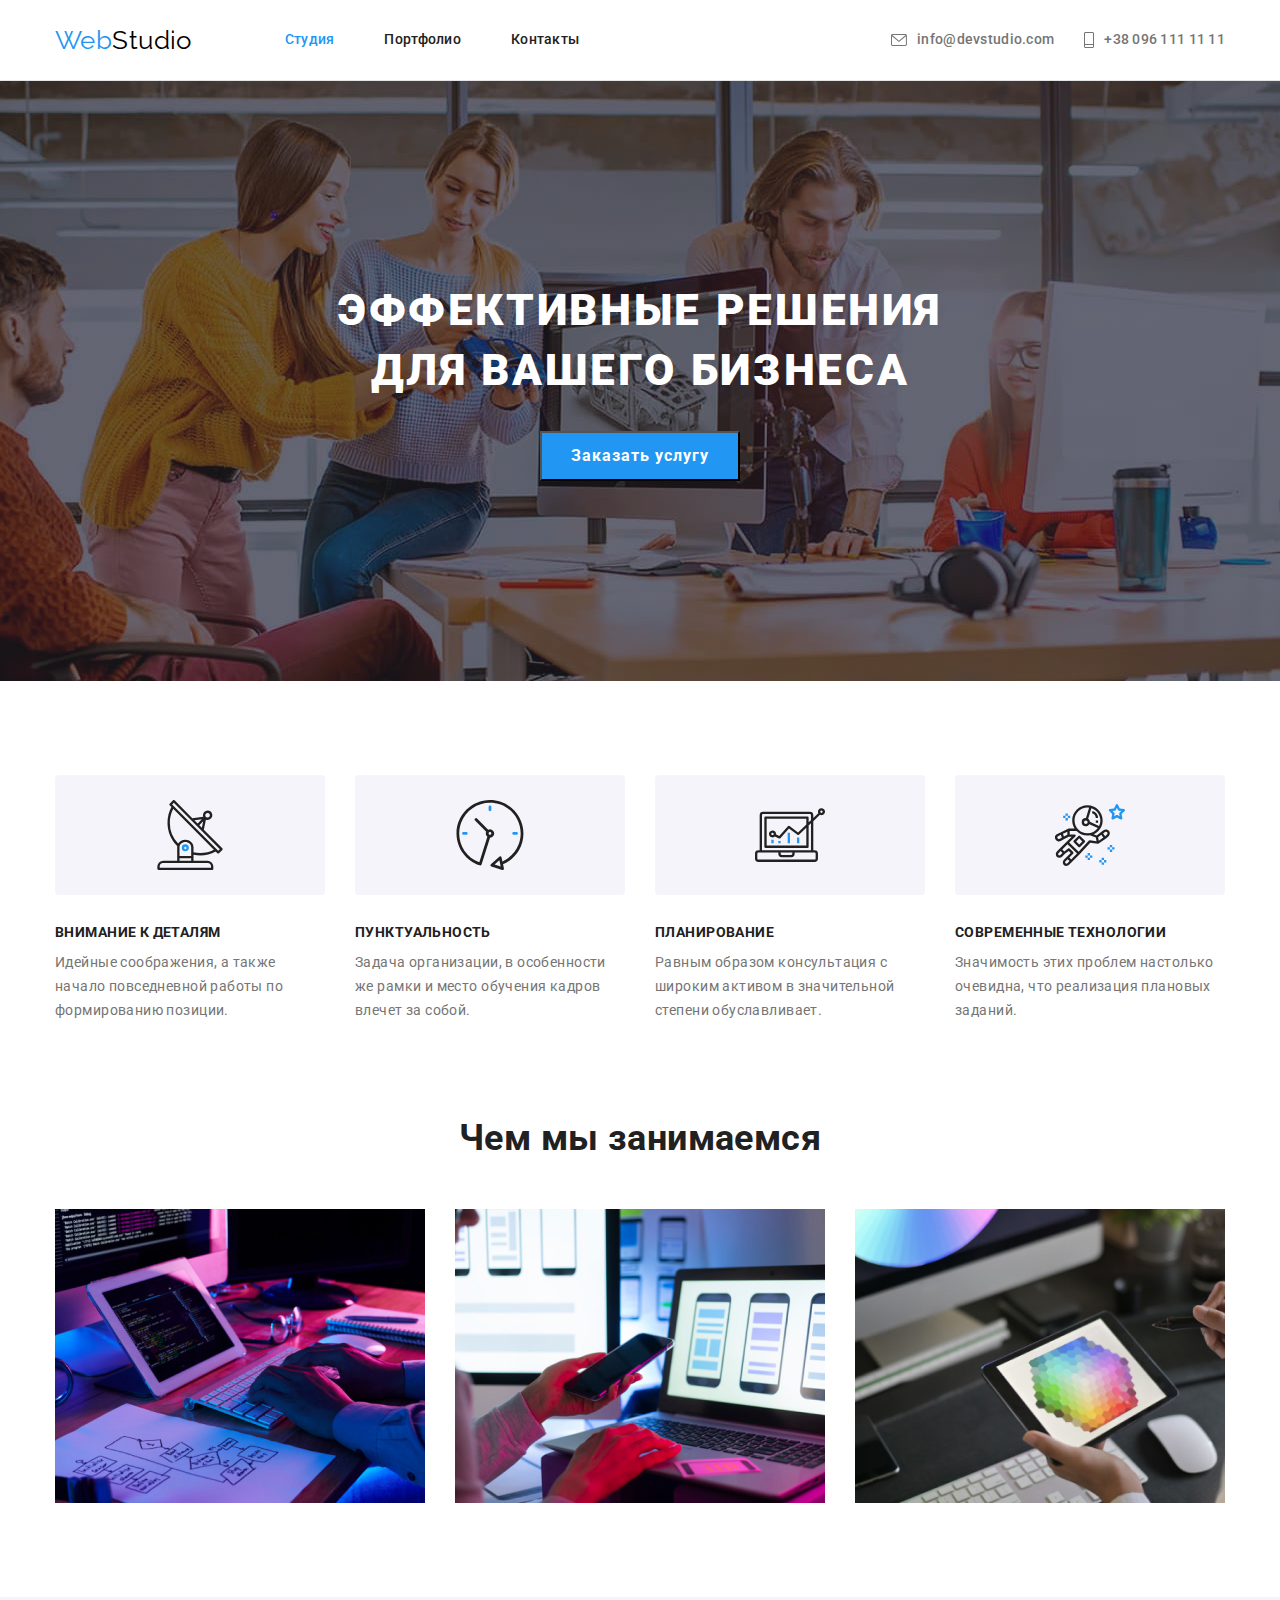
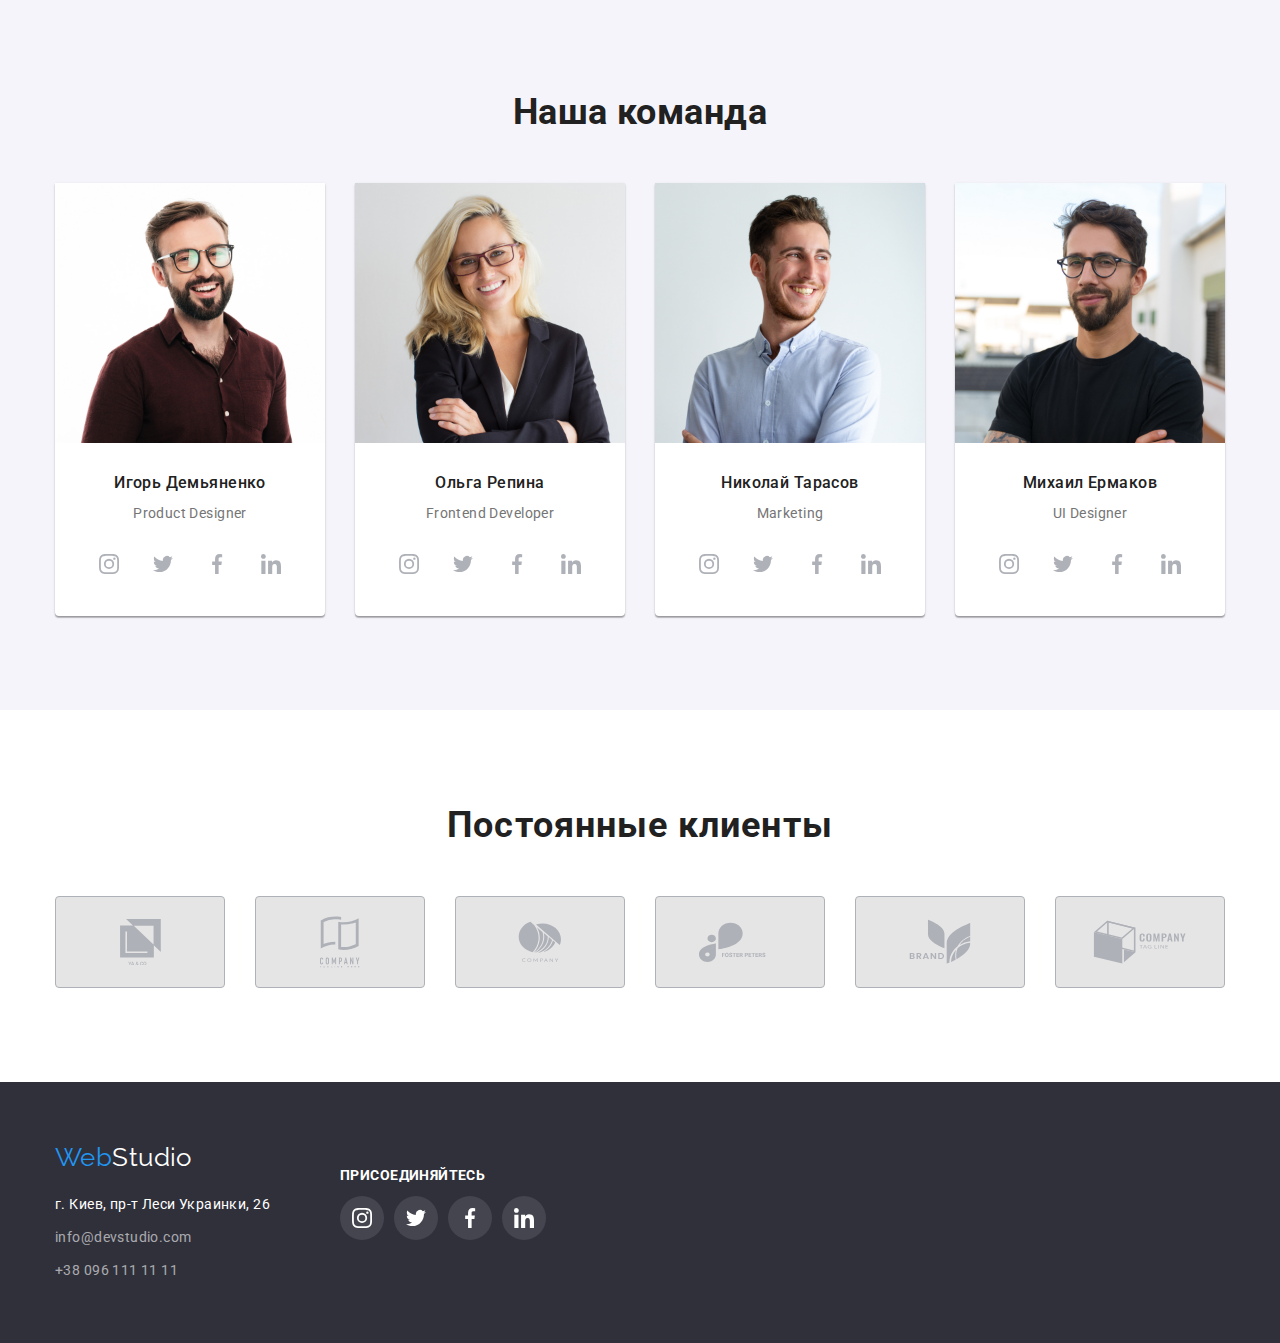
<file: index.html>
<!DOCTYPE html>
<html lang="ru">
<head>
    <meta charset="UTF-8">
    <meta http-equiv="X-UA-Compatible" content="IE=edge">
    <meta name="viewport" content="width=device-width, initial-scale=1.0">
    <title>Document</title>
    <link href="https://fonts.googleapis.com/css2?family=Raleway:wght@700&family=Roboto:wght@400;500;700;900&display=swap" rel="stylesheet">
    <link rel="stylesheet" href="https://cdnjs.cloudflare.com/ajax/libs/modern-normalize/1.1.0/modern-normalize.min.css">
    <link rel="stylesheet" href="./css/styles.css">
</head>
<body>
    <header class="header">
        <div class="mail-nav"> 
            <nav class="conteiner-nav">
                <a href="" class="logo-header">Web<span class="logo-studio">Studio</span></a>
                <ul class="site-nav list">
                    <li class="item"><a href="" class="link current">Студия</a></li>
                    <li class="item"><a href="./portfolio.html" class="link">Портфолио</a></li>
                    <li class="item"><a href="" class="link">Контакты</a></li>
                </ul>
            </nav>
            <div class="contriner-auth">
                <ul class="auth-nav list">
                    <li class="item icon-envelope">
                        <a href="mailto:info@devstudio.com" class="socials">info@devstudio.com
                            <svg class="item-svg" width="16px" heught="12px">
                                <use href="./images/symbol-defs.svg#envelope"></use>
                            </svg>
                        </a>
                    </li>
                    <li class="item icon-vector">
                        <a href="tel:+380961111111" class="socials">+38 096 111 11 11
                            <svg class="item-svg" width="10px" heught="16px">
                                <use href="./images/symbol-defs.svg#vector"></use>
                            </svg>
                        </a>
                    </li>
                </ul>
            </div>
        </div>
    </header>
    <main>
        <!--Шапка-->
        <div class="overlay">
            <div class="hero">
                <h1 class="hero-title">Эффективные решения для вашего бизнеса</h1>
                <button class="button">Заказать услугу</button>
            </div>
        </div>
        <!--Особенности-->
        <section class="section">
            <div class="conteiner">
               <!--<h2 class="section-title">Особенности</h2>--> 
                <ul class="features list">
                    <li class="list icon-antenna">
                        <div class="rectangle">
                            <svg class="rectangle-svg">
                                <use href="./images/symbol-defs.svg#antenna"></use>
                            </svg>
                        </div>
                        <h3 class="title-features">ВНИМАНИЕ К ДЕТАЛЯМ</h3>
                        <p class="paragraf">Идейные соображения, а также начало повседневной работы по формированию позиции.</p>
                    </li>
                    <li class="list icon-clock">
                        <div class="rectangle">
                            <svg class="rectangle-svg">
                                <use href="./images/symbol-defs.svg#clock"></use>
                            </svg>
                        </div>
                        <h3 class="title-features">ПУНКТУАЛЬНОСТЬ</h3>
                        <p class="paragraf">Задача организации, в особенности же рамки и место обучения кадров влечет за собой.</p>
                    </li>
                    <li class="list icon-diagram">
                        <div class="rectangle">
                            <svg class="rectangle-svg">
                                <use href="./images/symbol-defs.svg#diagram"></use>
                            </svg>
                        </div>
                        <h3 class="title-features">ПЛАНИРОВАНИЕ</h3>
                        <p class="paragraf">Равным образом консультация с широким активом в значительной степени обуславливает.</p>
                    </li>
                    <li class="list icon-astronaut">
                        <div class="rectangle">
                            <svg class="rectangle-svg">
                                <use href="./images/symbol-defs.svg#astronaut"></use>
                            </svg>
                        </div>
                        <h3 class="title-features">СОВРЕМЕННЫЕ ТЕХНОЛОГИИ</h3>
                        <p class="paragraf">Значимость этих проблем настолько очевидна, что реализация плановых заданий.</p>
                    </li>
                </ul>
            </div>
        </section>
        <!--Чем мы занимаемся-->
        <section class="section-study">
            <div class="conteiner">
                <h2 class="section-title">Чем мы занимаемся</h2>
                <ul class="section-list list">
                    <li class="list">
                        <a href=""><img class="picture" src="./images/box-1.jpg" alt="работа на компьютере" width="370" height="294"></a>
                    </li>
                    <li class="list">
                        <a href=""><img class="picture" src="./images/box-2.jpg" alt="работа на телефоне" width="370" height="294"></a>
                    </li>
                    <li class="list">
                        <a href=""><img class="picture" src="./images/box-3.jpg" alt="работа на планшете" width="370" height="294"></a>
                    </li>
                </ul>
            </div>
        </section>
        <!--Наша команда-->
        <section class="team">
            <div class="conteiner">
                <h2 class="team-title">Наша команда</h2>
            <ul class="team-list list">
                <li class="list">
                    <img class="picture" src="./images/team-card-1.jpg" alt="Игорь Демьяненко" width="270" height="260">
                    <div class="info">
                        <h3 class="subtitle">Игорь Демьяненко</h3>
                        <p class="job" lang="en">Product Designer</p>
                        <ul class="network list">
                            <li class="network-item">
                                <a href="" class="network-link" aria-label="instagram">
                                    <svg class="network-icon">
                                        <use href="./images/symbol-defs.svg#instagram"></use>
                                    </svg>
                                </a>
                            </li>
                            <li class="network-item">
                                <a href="" class="network-link" aria-label="twitter">
                                    <svg class="network-icon">
                                        <use href="./images/symbol-defs.svg#twitter"></use>
                                    </svg>
                                </a>
                            </li>
                            <li class="network-item">
                                <a href="" class="network-link" aria-label="facebook">
                                    <svg class="network-icon">
                                        <use href="./images/symbol-defs.svg#facebook"></use>
                                    </svg>
                                </a>
                            </li>
                            <li class="network-item">
                                <a href="" class="network-link" aria-label="linkedin">
                                    <svg class="network-icon">
                                        <use href="./images/symbol-defs.svg#linkedin"></use>
                                    </svg>
                                </a>
                            </li>
                        </ul> 
                    </div>
                </li>
                <li class="list">
                    <img class="picture" src="./images/team-card-2.jpg" alt="Ольга Репина" width="270" height="260">
                    <div class="info">
                        <h3 class="subtitle">Ольга Репина</h3>
                        <p class="job" lang="en">Frontend Developer</p>
                        <ul class="network list">
                            <li class="network-item">
                                <a href="" class="network-link" aria-label="instagram">
                                    <svg class="network-icon">
                                        <use href="./images/symbol-defs.svg#instagram"></use>
                                    </svg>
                                </a>
                            </li>
                            <li class="network-item">
                                <a href="" class="network-link" aria-label="twitter">
                                    <svg class="network-icon">
                                        <use href="./images/symbol-defs.svg#twitter"></use>
                                    </svg>
                                </a>
                            </li>
                            <li class="network-item">
                                <a href="" class="network-link" aria-label="facebook">
                                    <svg class="network-icon">
                                        <use href="./images/symbol-defs.svg#facebook"></use>
                                    </svg>
                                </a>
                            </li>
                            <li class="network-item">
                                <a href="" class="network-link" aria-label="linkedin">
                                    <svg class="network-icon">
                                        <use href="./images/symbol-defs.svg#linkedin"></use>
                                    </svg>
                                </a>
                            </li>
                        </ul> 
                    </div>
                </li>
                <li class="list">
                    <img class="picture" src="./images/team-card-3.jpg" alt="Николай Тарасов" width="270" height="260">
                    <div class="info">
                        <h3 class="subtitle">Николай Тарасов</h3>
                        <p class="job" lang="en">Marketing</p>
                        <ul class="network list">
                            <li class="network-item">
                                <a href="" class="network-link" aria-label="instagram">
                                    <svg class="network-icon">
                                        <use href="./images/symbol-defs.svg#instagram"></use>
                                    </svg>
                                </a>
                            </li>
                            <li class="network-item">
                                <a href="" class="network-link" aria-label="twitter">
                                    <svg class="network-icon">
                                        <use href="./images/symbol-defs.svg#twitter"></use>
                                    </svg>
                                </a>
                            </li>
                            <li class="network-item">
                                <a href="" class="network-link" aria-label="facebook">
                                    <svg class="network-icon">
                                        <use href="./images/symbol-defs.svg#facebook"></use>
                                    </svg>
                                </a>
                            </li>
                            <li class="network-item">
                                <a href="" class="network-link" aria-label="linkedin">
                                    <svg class="network-icon">
                                        <use href="./images/symbol-defs.svg#linkedin"></use>
                                    </svg>
                                </a>
                            </li>
                        </ul>  
                    </div>
                </li>
                <li class="list">
                    <img class="picture" src="./images/team-card-4.jpg" alt="Михаил Ермаков" width="270" height="260">
                    <div class="info">
                        <h3 class="subtitle">Михаил Ермаков</h3>
                        <p class="job" lang="en">UI Designer</p>
                        <ul class="network list">
                            <li class="network-item">
                                <a href="" class="network-link" aria-label="instagram">
                                    <svg class="network-icon">
                                        <use href="./images/symbol-defs.svg#instagram"></use>
                                    </svg>
                                </a>
                            </li>
                            <li class="network-item">
                                <a href="" class="network-link" aria-label="twitter">
                                    <svg class="network-icon">
                                        <use href="./images/symbol-defs.svg#twitter"></use>
                                    </svg>
                                </a>
                            </li>
                            <li class="network-item">
                                <a href="" class="network-link" aria-label="facebook">
                                    <svg class="network-icon">
                                        <use href="./images/symbol-defs.svg#facebook"></use>
                                    </svg>
                                </a>
                            </li>
                            <li class="network-item">
                                <a href="" class="network-link" aria-label="linkedin">
                                    <svg class="network-icon">
                                        <use href="./images/symbol-defs.svg#linkedin"></use>
                                    </svg>
                                </a>
                            </li>
                        </ul> 
                    </div>
                </li>
            </ul>
            </div>
        </section>
        <!--Постоянные клиенты-->
        <section class="client">
            <div class="conteiner">
                <h2 class="client-title">Постоянные клиенты</h2>
            <ul class="client-list list">
                <li class="client-item">
                    <a href="" class="client-link" aria-label="group-1">
                        <svg class="client-icon group-1">
                            <use href="./images/symbol-defs.svg#group-1"></use>
                        </svg>
                    </a>
                </li>
                <li class="client-item">
                    <a href="" class="client-link" aria-label="group-2">
                        <svg class="client-icon group-2">
                            <use href="./images/symbol-defs.svg#group-2"></use>
                        </svg>
                    </a>
                </li>
                <li class="client-item">
                    <a href="" class="client-link" aria-label="group-3">
                        <svg class="client-icon group-3">
                            <use href="./images/symbol-defs.svg#group-3"></use>
                        </svg>
                    </a>
                </li>
                <li class="client-item">
                    <a href="" class="client-link" aria-label="group-4">
                        <svg class="client-icon group-4">
                            <use href="./images/symbol-defs.svg#group-4"></use>
                        </svg>
                    </a>
                </li>
                <li class="client-item">
                    <a href="" class="client-link" aria-label="group-5">
                        <svg class="client-icon group-5">
                            <use href="./images/symbol-defs.svg#group-5"></use>
                        </svg>
                    </a>
                </li>
                <li class="client-item">
                    <a href="" class="client-link" aria-label="group-6">
                        <svg class="client-icon group-6">
                            <use href="./images/symbol-defs.svg#group-6"></use>
                        </svg>
                    </a>
                </li>
            </ul>
            </div>
        </section>
    </main>
    <footer class="footer">
        <div class="basement">
            <div class="basement-conteiner">
                <a href="" class="logo-footer">Web<span class="logo-studio">Studio</span></a>
            <address class="address">
                <p class="footer-address">г. Киев, пр-т Леси Украинки, 26</p> <br/>
                <ul class="mobile list">
                    <li class="mobile-list">
                        <a href="mailto:info@devstudio.com" class="footer-socials">info@devstudio.com</a> <br/>
                    </li>
                    <li class="mobile-list">
                        <a href="tel:+380961111111" class="footer-socials">+38 096 111 11 11</a>
                    </li>
                </ul>
            </address>
            </div>
            <div class="basement-social">
                <h2 class="social-title">ПРИСОЕДИНЯЙТЕСЬ</h2>
                <ul class="social-list list">
                    <li class="social-item">
                        <a href="" class="social-link" aria-label="instagram">
                            <svg class="social-icon">
                                <use href="./images/symbol-defs.svg#instagram"></use>
                            </svg>
                        </a>
                    </li>
                    <li class="social-item">
                        <a href="" class="social-link" aria-label="twitter">
                            <svg class="social-icon">
                                <use href="./images/symbol-defs.svg#twitter"></use>
                            </svg>
                        </a>
                    </li>
                    <li class="social-item">
                        <a href="" class="social-link" aria-label="facebook">
                            <svg class="social-icon">
                                <use href="./images/symbol-defs.svg#facebook"></use>
                            </svg>
                        </a>
                    </li>
                    <li class="social-item">
                        <a href="" class="social-link" aria-label="linkedin">
                            <svg class="social-icon">
                                <use href="./images/symbol-defs.svg#linkedin"></use>
                            </svg>
                        </a>
                    </li>
                </ul>
            </div>
        </div>
    </footer>  
</body>
</html>
</file>
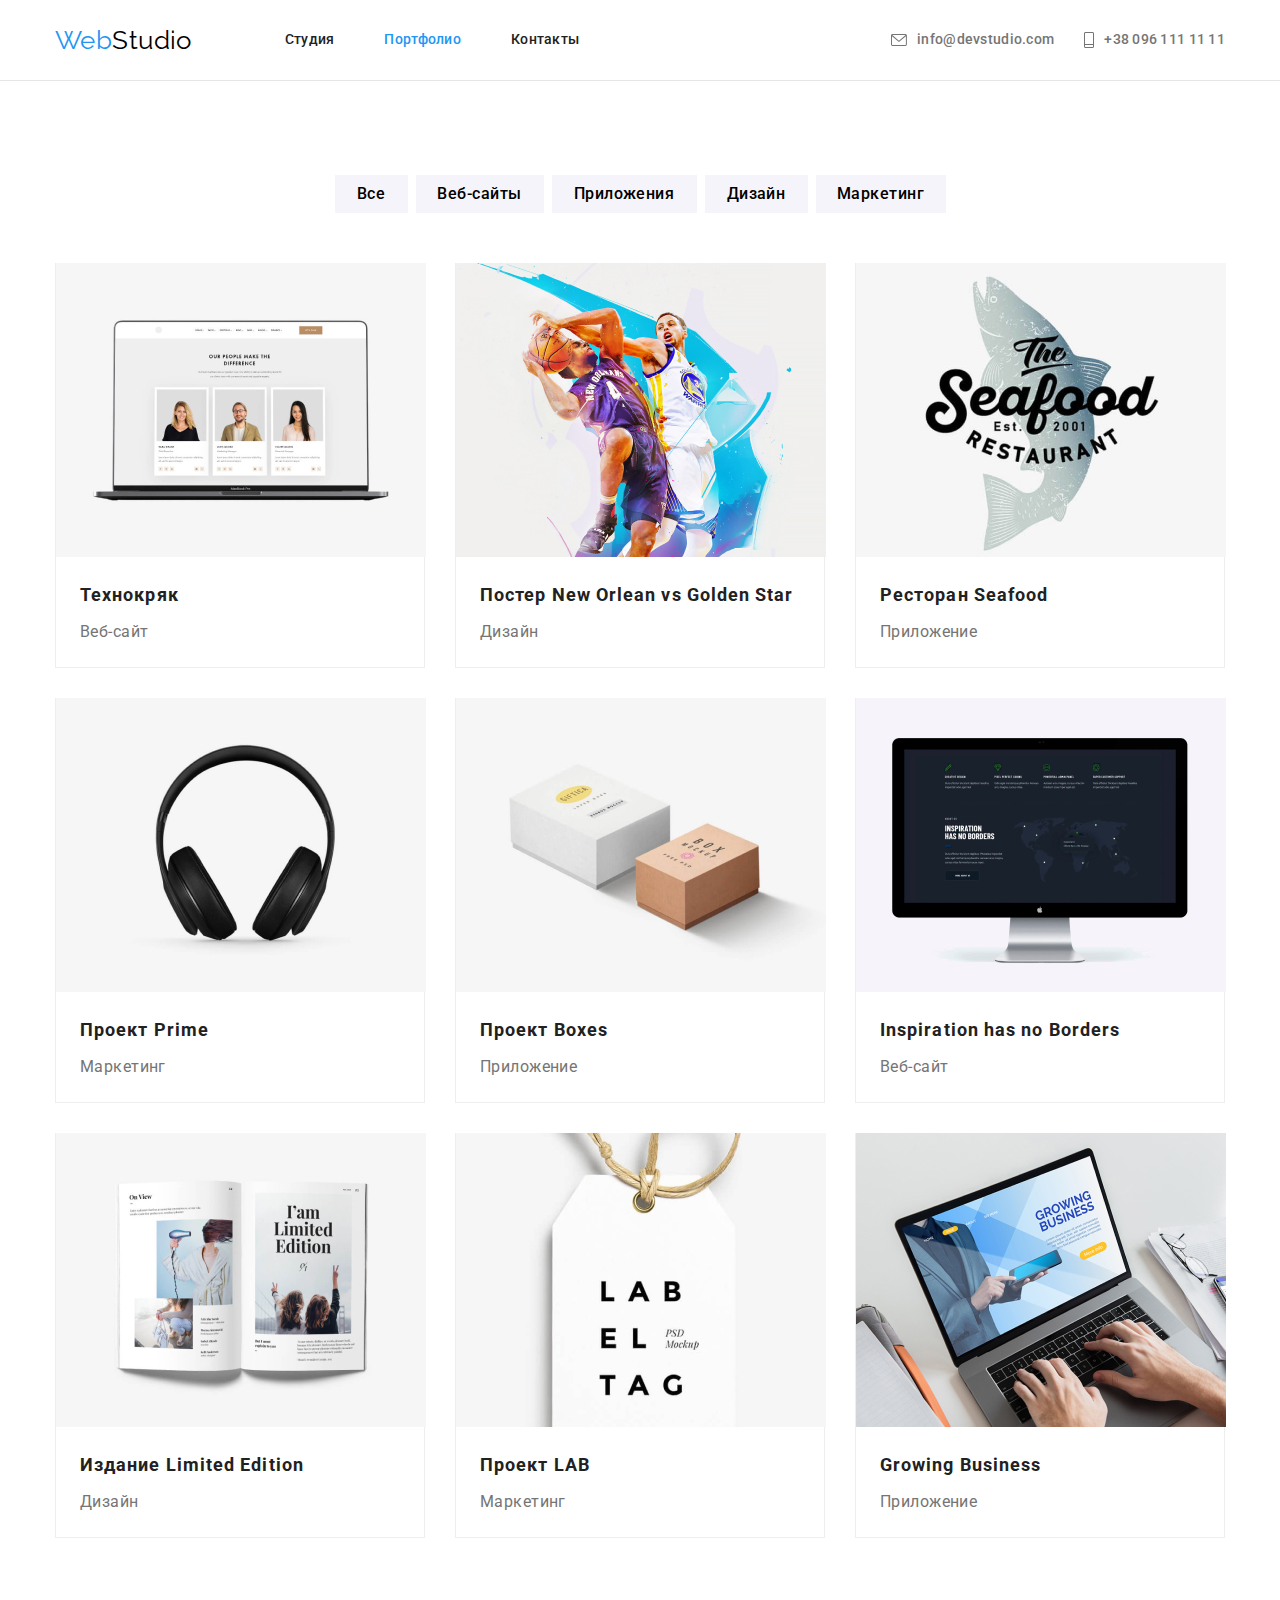
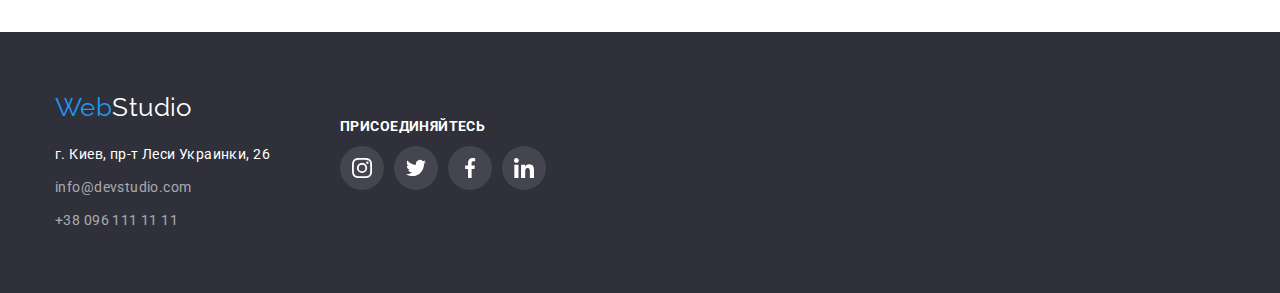
<file: portfolio.html>
<!DOCTYPE html>
<html lang="ru">
<head>
    <meta charset="UTF-8">
    <meta http-equiv="X-UA-Compatible" content="IE=edge">
    <meta name="viewport" content="width=device-width, initial-scale=1.0">
    <title>Document</title>
    <link href="https://fonts.googleapis.com/css2?family=Raleway:wght@700&family=Roboto:wght@400;500;700;900&display=swap" rel="stylesheet">
    <link rel="stylesheet" href="https://cdnjs.cloudflare.com/ajax/libs/modern-normalize/1.1.0/modern-normalize.min.css">
    <link rel="stylesheet" href="./css/styles.css">
</head>
<body>
    <header class="header">
        <div class="mail-nav"> 
            <nav class="conteiner-nav">
                <a href="" class="logo-header">Web<span class="logo-studio">Studio</span></a>
                <ul class="site-nav list">
                    <li class="item"><a href="./index.html" class="link">Студия</a></li>
                    <li class="item"><a href="" class="link current">Портфолио</a></li>
                    <li class="item"><a href="./index.html" class="link">Контакты</a></li>
                </ul>
            </nav>
            <div class="contriner-auth">
                <ul class="auth-nav list">
                    <li class="item icon-envelope">
                        <a href="mailto:info@devstudio.com" class="socials">info@devstudio.com
                            <svg class="item-svg" width="16px" heught="12px">
                                <use href="./images/symbol-defs.svg#envelope"></use>
                            </svg>
                        </a>
                    </li>
                    <li class="item icon-vector">
                        <a href="tel:+380961111111" class="socials">+38 096 111 11 11
                            <svg class="item-svg" width="10px" heught="16px">
                                <use href="./images/symbol-defs.svg#vector"></use>
                            </svg>
                        </a>
                    </li>
                </ul>
            </div>
        </div>
    </header>
    <main>
     <section class="conteiner-section">
            <div class="conteiner-portfolio">
                <!--<h1>Портфолио</h1>--!>
                <!--Навигация-->
                <ul class="btn list">
                    <li class="list"><button type="button" class="btn-list oll">Все</button></li>
                    <li class="list"><button type="button" class="btn-list veb">Веб-сайты</button></li>
                    <li class="list"><button type="button" class="btn-list appendix">Приложения</button></li>
                    <li class="list"><button type="button" class="btn-list design">Дизайн</button></li>
                    <li class="list"><button type="button" class="btn-list <div>
                        marketing
                    </div>">Маркетинг</button></li>
                </ul>
                <!--Услуги-->
                <ul class="services list">
                    <li class="sirvices-list">
                        <a href="" ><img class="picture" src="./images/project-1.jpg" alt="вебсайт на ноутбуке" width="370" height="294"></a>
                        <div class="caption">
                            <h2 class="heading">Технокряк</h2>
                            <p class="vacancy">Веб-сайт</p>
                        </div>
                    </li>
                    <li class="sirvices-list">
                        <a href=""><img class="picture" src="./images/project-2.jpg" alt="два баскетболиста" width="370" height="294"></a>
                        <div class="caption">
                            <h2 class="heading">Постер <span lang="en">New Orlean vs Golden Star</span></h2>
                            <p class="vacancy">Дизайн</p>
                        </div>
                    </li>
                    <li class="sirvices-list">
                        <a href=""><img class="picture" src="./images/project-3.jpg" alt="ресторан морской еды" width="370" height="294"></a>
                        <div class="caption">
                            <h2 class="heading">Ресторан Seafood</h2>
                            <p class="vacancy">Приложение</p>
                        </div>
                    </li>
                    <li class="sirvices-list">
                        <a href=""><img class="picture" src="./images/project-4.jpg" alt="наушники" width="370" height="294"></a>
                        <div class="caption">
                            <h2 class="heading">Проект <span lang="en">Prime</span></h2>
                            <p class="vacancy">Маркетинг</p>
                        </div>
                    </li>
                    <li class="sirvices-list">
                        <a href=""><img class="picture" src="./images/project-5.jpg" alt="две коробки" width="370" height="294"></a>
                        <div class="caption">
                            <h2 class="heading">Проект <span lang="en">Boxes</span></h2>
                            <p class="vacancy">Приложение</p>
                        </div>
                    </li>
                    <li class="sirvices-list">
                        <a href=""><img class="picture" src="./images/project-6.jpg" alt="вебсайт на моноблоке" width="370" height="294"></a>
                        <div class="caption">
                            <h2 lang="en" class="heading">Inspiration has no Borders</h2>
                            <p class="vacancy">Веб-сайт</p>
                        </div>
                    </li>
                    <li class="sirvices-list">
                        <a href=""><img class="picture" src="./images/project-7.jpg" alt="журнал" width="370" height="294"></a>
                        <div class="caption">
                            <h2 class="heading">Издание <span lang="en">Limited Edition</span></h2>
                            <p class="vacancy">Дизайн</p>
                        </div>
                    </li>
                    <li class="sirvices-list">
                        <a href=""><img class="picture" src="./images/project-8.jpg" alt="этикетка" width="370" height="294"></a>
                        <div class="caption">
                            <h2 class="heading">Проект <span lang="en">LAB</span></h2>
                            <p class="vacancy">Маркетинг</p>
                        </div>
                    </li>
                    <li class="sirvices-list">
                        <a href=""><img class="picture" src="./images/project-9.jpg" alt="приложение на ноутбуке" width="370" height="294"></a>
                        <div class="caption">
                            <h2 lang="en" class="heading">Growing Business</h2>
                            <p class="vacancy">Приложение</p>
                        </div>
                    </li>
                </ul>
            </div>
       </section>
    </main>
    <footer class="footer">
        <div class="basement">
            <div class="basement-conteiner">
                <a href="" class="logo-footer">Web<span class="logo-studio">Studio</span></a>
            <address class="address">
                <p class="footer-address">г. Киев, пр-т Леси Украинки, 26</p> <br/>
                <ul class="mobile list">
                    <li class="mobile-list">
                        <a href="mailto:info@devstudio.com" class="footer-socials">info@devstudio.com</a> <br/>
                    </li>
                    <li class="mobile-list">
                        <a href="tel:+380961111111" class="footer-socials">+38 096 111 11 11</a>
                    </li>
                </ul>
            </address>
            </div>
            <div class="basement-social">
                <h2 class="social-title">ПРИСОЕДИНЯЙТЕСЬ</h2>
                <ul class="social-list list">
                    <li class="social-item">
                        <a href="" class="social-link" aria-label="instagram">
                            <svg class="social-icon">
                                <use href="./images/symbol-defs.svg#instagram"></use>
                            </svg>
                        </a>
                    </li>
                    <li class="social-item">
                        <a href="" class="social-link" aria-label="twitter">
                            <svg class="social-icon">
                                <use href="./images/symbol-defs.svg#twitter"></use>
                            </svg>
                        </a>
                    </li>
                    <li class="social-item">
                        <a href="" class="social-link" aria-label="facebook">
                            <svg class="social-icon">
                                <use href="./images/symbol-defs.svg#facebook"></use>
                            </svg>
                        </a>
                    </li>
                    <li class="social-item">
                        <a href="" class="social-link" aria-label="linkedin">
                            <svg class="social-icon">
                                <use href="./images/symbol-defs.svg#linkedin"></use>
                            </svg>
                        </a>
                    </li>
                </ul>
            </div>
        </div>
    </footer>    
</body>
</html>
</file>
<file: css/styles.css>
/* цвет текста
#212121 - заголовки
#757575 - основной текст
#2196F3 - синий
#FFFFFF - белый
rgba(255, 255, 255, 0.6) адресс в подвале*/

/* цвет фона
#E5E5E5 - основной
#F5F4FA - вторичный
#FFFFFF - голова
#2F303A - подвал*/

html {
    box-sizing: border-box;
}

*, 
*::before, 
*::after {
    box-sizing: inherit;
}

:root {
    --primery-text-color: #757575;
    --title-text-color: #212121;
    --accent-color: #2196F3;
    --primery-bgr-color: #E5E5E5;
    --title-white-color: #FFFFFF;
    --accent-bgr-color: #F5F4FA;
}

body {
    color: var(--primery-text-color);
    background-color: var(--title-white-color);
    font-family: Roboto, sans-serif;
    letter-spacing: 0.03em;
    font-size: 14px;
    cursor: pointer;
}

.list {
    padding: 0;
    margin: 0;
    list-style: none;
}

/* Header */
.header {
    background-color: var(--title-white-color);
    border-bottom-width: 1px;
    border-bottom-style: solid;
    border-bottom-color: var(--primery-bgr-color);
}

.mail-nav {
    display: flex;
    align-items: center;
    padding-left: 15px;
    padding-right: 15px;
    margin-left: auto;
    margin-right: auto;
    max-width: 1200px;
    height: 80px;
}

.conteiner-nav {
    display: flex;
    align-items: center;
}

.contriner-auth {
    display: flex;
    margin-left: auto;
    align-items: center;
}

/* Logo */
.logo-header {
    color: var(--accent-color);
    font-family: Raleway, cursive;
    font-size: 26px;
    line-height: 1.19;
    text-decoration: none;
}

.logo-header > .logo-studio {
    color: #000000;
}

/* Site-nav */
.site-nav {
    display: flex;
    margin-left: 93px;
}

.site-nav .item:not(:last-child) {
    margin-right: 50px;
}

.site-nav .link {
    display: block;
    padding-top: 32px;
    padding-bottom: 32px;

    color: var(--title-text-color);
    font-weight: 500;
    font-size: 14px;
    line-height: 1.14;
    letter-spacing: 0.02em;
    text-decoration: none;
}

.site-nav .link:hover, 
.site-nav .link:focus {
    color: var(--accent-color);
}

.site-nav .link.current{
    color: var(--accent-color);
}

.auth-nav {
    display: flex;
    align-items: center;
}

.auth-nav .item:not(:last-child) {
    margin-right: 30px;
}

.auth-nav .socials {
    display: flex;
    justify-content: center;
    align-items: center;
    flex-direction: row-reverse;
    margin: 0;
    padding-top: 32px;
    padding-bottom: 32px;
    max-height: 80px;

    color: var(--primery-text-color);
    font-weight: 500;
    font-size: 14px;
    line-height: 1.14;
    letter-spacing: 0.02em;
    text-decoration: none;
    fill: var(--primery-text-color);
}

.auth-nav .socials:hover,
.auth-nav .socials:focus {
    color: var(--accent-color);
    fill: var(--accent-color);
}

.auth-nav .item {
    display: block;
    align-items: center;
}

.item-svg {
    display: flex;
    justify-content: center;
    align-items: center;
    padding: 0;
    border: 0;
    margin-right: 10px;
    height: 80px;
    fill: inherit;
}

/* ::before */
/*
.auth-nav .item::before {
    content: '';
    display: flex;
    margin-right: 10px;
    height: 12px;
    width: 16px;
    background-size: contain;
    background-repeat: no-repeat;
    background-position: center;
}

.auth-nav .item.icon-envelope::before {
    background-image: url(../images/envelope.svg);
}

.auth-nav .item.icon-vector::before {
    background-image: url(../images/Vector.svg);
}
*/
/* Шапка */
.overlay {
    min-height: 600px;
    max-width: 1600px;
    margin-left: auto;
    margin-right: auto;
    background-image: linear-gradient(
        to right,
        rgba(47, 48, 58, 0.4),
        rgba(47, 48, 58, 0.4)
    ),
    url(../images/overlay.jpg);
    background-size: cover;
    background-repeat: no-repeat;
    background-position: center;
    background-color: var(--title-text-color);
}

.hero {
    padding-top: 200px;
    padding-bottom: 200px;
    text-align: center;
}

.hero-title {
    margin-top: 0;
    margin-bottom: 30px;
    margin-left: auto;
    margin-right: auto;
    width: 696px;
    color: var(--title-white-color);
    font-weight: 900;
    font-size: 44px;
    line-height: 1.36;
    letter-spacing: 0.06em;
    text-transform: uppercase;
}

/* Button*/
.button {
    width: 200px;
    height: 50px;
    margin-left: auto;
    margin-right: auto;
    color: var(--title-white-color);
    background-color: var(--accent-color);
    font-weight: 700;
    font-size: 16px;
    line-height: 1.88;
    align-items: center;
    letter-spacing: 0.06em;
    text-align: center;
}

/* Section */

.section {
    padding-top: 94px;
    padding-bottom: 94px;
}

.conteiner {
    padding-left: 15px;
    padding-right: 15px;
    margin-left: auto;
    margin-right: auto;
    width: 1200px;
}

.section-study {
    padding-bottom: 94px;
}

.section-title {
    margin-top: 0;
    color: var(--title-text-color);
    font-weight: 700;
    font-size: 36px;
    line-height: 1.17;
    text-align: center;
}

/* Features */
.features {
    display: flex;
}

.features .list {
    width: 270px;
    margin-right: 30px;
}

.features .list:last-child {
    margin-right: 0;
}

.rectangle {
    display: flex;
    justify-content: center;
    align-items: center;
    width: 270px;
    height: 120px;
    background: var(--accent-bgr-color);
    border-radius: 4px;
}

.rectangle-svg {
    width: 70px;
    height: 70px;
}

/* ::before */

/*.features .list::before {
    content: "";
    display: block;
    height: 120px;
    background-size: 70px;
    background-repeat: no-repeat;
    background-position: center;
    background-color: var(--accent-bgr-color);
} 

.list.icon-antenna::before {
    background-image: url(../images/antenna.svg);
}

.list.icon-clock::before {
    background-image: url(../images/clock.svg);
}

.list.icon-diagram::before {
    background-image: url(../images/diagram.svg);
}

.list.icon-astronaut::before {
    background-image: url(../images/astronaut.svg);
}
*/
.features .title-features {
    margin-top: 30px;
    margin-bottom: 10px;
    color: var(--title-text-color);
    font-weight: 700;
    font-size: 14px;
    line-height: 1.14;
}

.features .paragraf{
    margin-top: 0;
    margin-bottom: 0;
    line-height: 1.71;
}

/* Чем занимаемся */
.section-title {
    margin-bottom: 50px;
}

.section-list {
    display: flex;
}

.section-list .list:not(:last-child) {
    margin-right: 30px;
}

/* Team */
.team {
    padding-top: 94px;
    padding-bottom: 94px;
    background-color: var(--accent-bgr-color);
}

.team-title {
    margin-top: 0;
    margin-bottom: 50px;

    color: var(--title-text-color);
    font-weight: 700;
    font-size: 36px;
    line-height: 1.17;
    text-align: center;
}

.team-list {
    display: flex;
}

.team-list > .list {
    box-shadow: 0px 1px 3px rgba(0, 0, 0, 0.12), 0px 1px 1px rgba(0, 0, 0, 0.14), 0px 2px 1px rgba(0, 0, 0, 0.2);
    border-radius: 0px 0px 4px 4px;
    background-color: var(--title-white-color);
}

.team-list .list:not(:last-child) {
    margin-right: 30px;
}

.team-list .job {
    margin-top: 0;
    margin-bottom: 0;
    font-size: 14px;
    line-height: 1.7;
    text-align: center;
}

.info {
    padding-top: 30px;
    padding-bottom: 30px;
}

.subtitle {
    margin-top: 0;
    margin-bottom: 10px;
    color: var(--title-text-color);
    font-weight: 500;
    font-size: 16px;
    line-height: 1.19;
    text-align: center;
}

.network {
    display: flex;
    padding: 0;
    margin: 16px 32px 0px 32px;
    width: 206px;
    list-style: none;
    align-items: center;
}

.network .network-item:not(:last-child) {
    margin-right: 10px;
}

.network-item {
    display: flex;
    height: 44px;
    width: 44px;
    align-items: center;
}

.network-link {
    display: flex;
    justify-content: center;
    align-items: center;
    padding: 0;
    border: 0;
    border-radius: 50%;
    height: 44px;
    width: 44px;
    color: #AFB1B8;
    text-align: center;
}

.network-link:hover,
.network-link:focus {
    background-color: var(--accent-color);
    color: var(--title-white-color);
}

.network-link .network-icon {
    height: 20px;
    width: 20px;
    fill: currentColor;
}

/* Постоянные клиенты */
.client {
    padding-top: 94px;
    padding-bottom: 94px;
}

.client-title {
    margin-top: 0;
    margin-bottom: 50px;

    font-family: 'Roboto';
    font-style: normal;
    font-weight: 700;
    font-size: 36px;
    line-height: 1.17;
    text-align: center;
    letter-spacing: 0.03em;

    color: var(--title-text-color);
}

.client-list {
    display: flex;
    padding: 0;
    margin: 0;
    list-style: none;
    align-items: center;
}

.client-item {
    align-items: center;
}

.client-list .client-item:not(:last-child) {
    margin-right: 30px;
}

.client-link {
    display: flex;
    justify-content: center;
    align-items: center;
    margin: 0;
    padding: 0;
    width: 170px;
    height: 92px;
    border: 1px solid #AFB1B8;
    border-radius: 4px;
    background: var(--primery-bgr-color);
    text-align: center;
    fill: #AFB1B8;
}

.client-link:hover,
.client-link:focus {
    border: 1px solid var(--accent-color);
    border-radius: 4px;
    fill: var(--accent-color);
}

.client-icon {
    fill: inherit;
}

.client-icon.group-1 {
    width: 41px;
    height: 46.7px;
}

.client-icon.group-2 {
    width: 40px;
    height: 52px;
} 

.client-icon.group-3 {
    width: 43.46px;
    height: 41.18px;
} 

.client-icon.group-4 {
    width: 84.44px;
    height: 40.62px;
} 

.client-icon.group-5 {
    width: 62.54px;
    height: 45.43px;
} 

.client-icon.group-6 {
    width: 93.79px;
    height: 43.93px;
}

/* Footer */
.basement {
    display: flex;
    align-items: center;
    padding-left: 15px;
    padding-right: 15px;
    margin-left: auto;
    margin-right: auto;
    width: 1200px;
}

.footer {
    padding-top: 60px;
    padding-bottom: 60px;
    background-color: #2F303A;
}

.footer .basement-conteiner {
    padding-left: 0;
    margin-right: 70px;
}

.logo-footer {
    margin-top: 0;
    margin-bottom: 0;
    color: var(--accent-color);
    font-family: Raleway, cursive;
    font-size: 26px;
    line-height: 1.19;
    text-decoration: none;
}

.logo-footer > .logo-studio {
    color: var(--title-white-color);
}

.footer .footer-address {
    margin-top: 20px;
    margin-bottom: 0;
    color: var(--title-white-color);
    line-height: 1.71;
    font-style: normal;
}

.footer .footer-socials {
    margin: 0;
    padding: 0;
    color: rgba(255, 255, 255, 0.6);
    text-decoration: none;
    line-height: 1.71;
    font-style: normal;
}

.footer .footer-socials:hover,
.footer .footer-socials:focus {
    color: var(--accent-color);
}

.mobile {
    margin-top: 9px;
}

.mobile .mobile-list {
    margin-top: 9px;
}

br {
    display: none;
}

.basement-social .social-title {
    font-weight: 700;
    font-size: 14px;
    line-height: 1.14;
    letter-spacing: 0.03em;
    text-transform: uppercase;
    color: var(--title-white-color);
}

.basement-social {
    display: block;
    margin-right: auto;
    margin-top: 12px;
    margin-bottom: 40px;
}

.basement-social .social-list {
    display: flex;
    padding: 0;
    margin: 0;
    list-style: none;
    align-items: center
}

.social-list .social-item:not(:last-child) {
    margin-right: 10px;
}

.social-item {
    height: 44px;
    width: 44px;
}

.social-link {
    display: flex;
    justify-content: center;
    align-items: center;
    padding: 0;
    border: 0;
    border-radius: 50%;
    height: 44px;
    width: 44px;
    color: var(--title-white-color);
    background: rgba(255, 255, 255, 0.1);
    text-align: center;
}

.social-link:hover,
.social-link:focus {
    background-color: var(--accent-color);
}

.social-link .social-icon {
    height: 20px;
    width: 20px;
    fill: currentColor;
}

/* Styles.css for portfolio.html */
/* Навигация */
.conteiner-section {
    padding-top: 94px;
    padding-bottom: 94px;
}

.conteiner-portfolio {
    width: 1200px;
    padding-left: 15px;
    padding-right: 15px;
    margin-left: auto;
    margin-right: auto;
}

.btn {
    display: flex;
    justify-content: center;
}

.btn .btn-list {
    height: 38px;
    padding: 0;   
    background-color: var(--accent-bgr-color);
    font-family: inherit;
    font-weight: 500;
    font-size: 16px;
    line-height: 1.63;
    letter-spacing: 0.03em;  
    text-align: center;
    border: none;
}

.btn .list:not(:last-child) {
    margin-right: 8px;
}

.btn .btn-list:hover,
.btn .btn-list:focus {
    color: var(--title-white-color);
    background-color: var(--accent-color);
    box-shadow: 0px 1px 3px rgba(0, 0, 0, 0.12), 0px 1px 1px rgba(0, 0, 0, 0.14), 0px 2px 1px rgba(0, 0, 0, 0.2);
    border-radius: 0px 0px 4px 4px;
}

.btn .btn-list.current {
    background-color: var(--accent-color);
}

.oll {
    width: 73px;
}

.veb {
    width: 128px;
}

.appendix {
    width: 145px;
}

.design {
    width: 103px;
}

.marketing {
    width: 130px;
}
/* Услуги */
.services {
    margin-top: 50px;
    display: flex;
    flex-wrap: wrap;
}

.services .sirvices-list:hover {
    box-shadow: 0px 1px 3px rgba(0, 0, 0, 0.12), 0px 1px 1px rgba(0, 0, 0, 0.14), 0px 2px 1px rgba(0, 0, 0, 0.2);
    border-radius: 0px 0px 4px 4px;
}

.sirvices-list {
    border-right-width: 1px;
    border-right-style: solid;
    border-right-color: #EEEEEE;
    border-left-width: 1px;
    border-left-style: solid;
    border-left-color: #EEEEEE;
    border-bottom-width: 1px;
    border-bottom-style: solid;
    border-bottom-color: #EEEEEE;
    width: 370px;
    margin-right: 30px;
    margin-bottom: 30px;
}

.sirvices-list:nth-child(3n) {
    margin-right: 0;
}

.sirvices-list:nth-last-child(-n + 3) {
    margin-bottom: 0;
}

.services .vacancy {
    margin: 4px 24px 20px 24px;
    font-size: 16px;
    line-height: 1.88;
}

.picture {
    display: block;
}

.caption {
    padding: 20px 24px;
}

.caption .heading {
    margin-top: 0;
    margin-bottom: 4px;
    color: var(--title-text-color);
    font-weight: 700;
    font-size: 18px;
    line-height: 2;
    letter-spacing: 0.06em;
}

.caption .vacancy {
    margin: 0;
}
</file>
